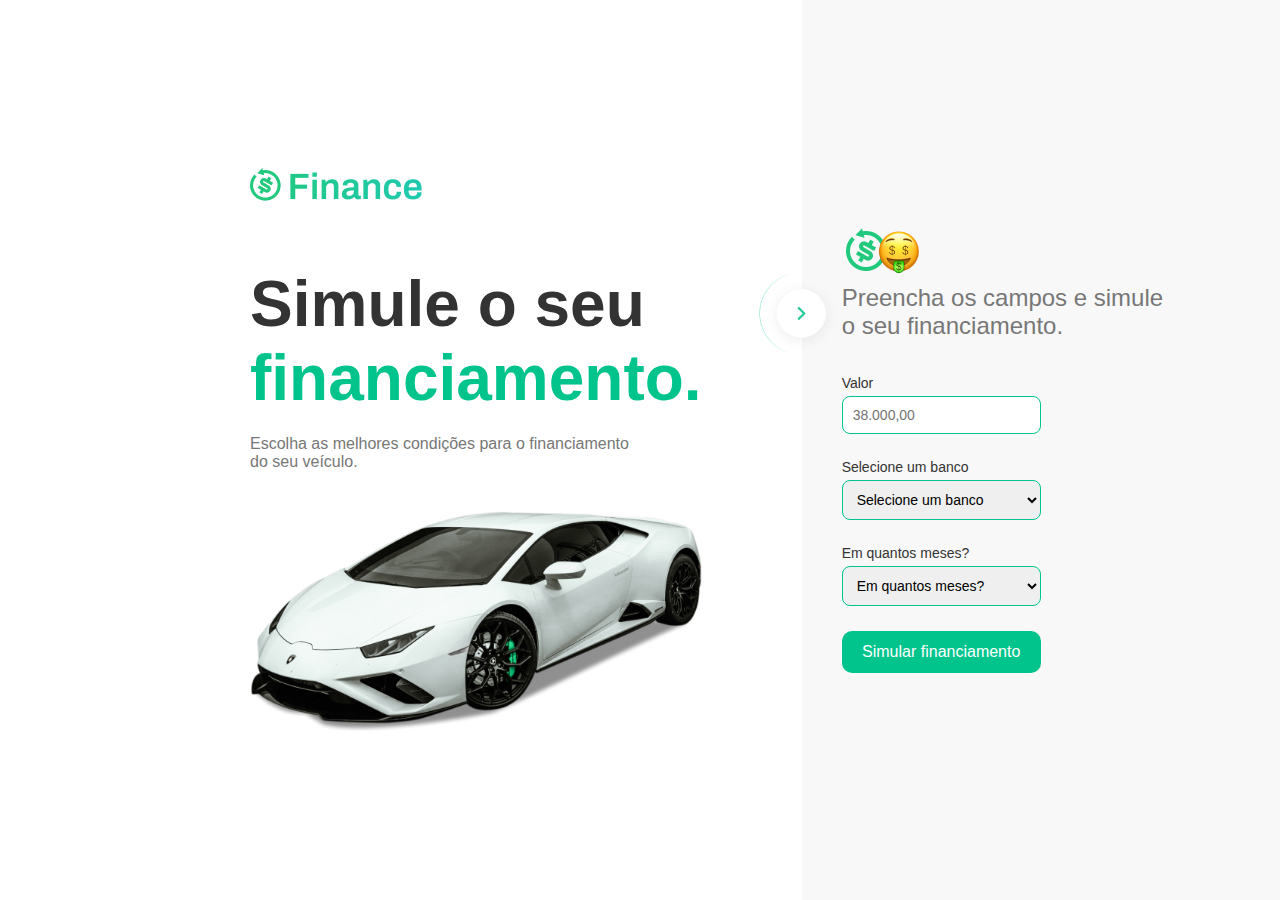
<file: index.html>
<!DOCTYPE html>
<html lang="pt-BR">
<head>
    <meta charset="UTF-8" />
    <meta name="viewport" content="width=device-width, initial-scale=1.0" />
    <title>Simulador de Financiamento</title>
    <link rel="stylesheet" href="./style/home.css" />
</head>
<body>
    <div class="container">
        <div class="left">
            <div class="logo"><img src="./assets/logoTitle.png" alt="" /></div>
            <h1>Simule o seu <span class="green">financiamento.</span></h1>
            <p>
                Escolha as melhores condições para o financiamento do seu veículo.
            </p>
            <img src="./assets/car.png" alt="Carro esportivo" class="car-img" />
        </div>

        <div class="divider">
            <button class="arrow-button">
                <img src="./assets/ellipseArrow.png" alt="" />
            </button>
        </div>

        <div class="right">
            <h2><img src="./assets/emojis.png" alt="" /></h2>
            <p class="subtitle">Preencha os campos e simule<br>o seu financiamento.</p>

            <form class="form" id="simulacaoForm">
                <label for="valor">Valor</label>
                <input type="text" id="valor" placeholder="38.000,00" />

                <label for="banco">Selecione um banco</label>
                <select id="banco">
                    <option value="" selected disabled>Selecione um banco</option>
                    <option value="Caixa">Caixa</option>
                    <option value="Santander">Santander</option>
                    <option value="Bradesco">Bradesco</option>
                    <option value="Itaú">Itaú</option>
                    <option value="Nubank">Nubank</option>
                    <option value="Inter">Inter</option>
                </select>

                <label for="parcelas">Em quantos meses?</label>
                <select id="parcelas">
                    <option value="" selected disabled>Em quantos meses?</option>
                    <option value="6">6</option>
                    <option value="12">12</option>
                    <option value="18">18</option>
                    <option value="24">24</option>
                    <option value="36">36</option>
                    <option value="48">48</option>
                    <option value="60">60</option>
                    <option value="72">72</option>
                </select>

                <button type="submit" class="btn">Simular financiamento</button>
            </form>
        </div>
    </div>
    <script src="./script/home.js"></script>
</body>
</html>
</file>
<file: style/home.css>
* {
  margin: 0;
  padding: 0;
  box-sizing: border-box;
  font-family: "Arial", sans-serif;
}

body {
  background: #fff;
  color: #333;
}

.container {
  display: flex;
  height: 100vh;
  width: 100%;
}

.right{
  background-color: #f8f8f8;

}

.left,
.right {
  flex: 1;
  padding: 40px;
}

.left {
  background-color: #fff;
  display: flex;
  flex-direction: column;
  justify-content: center;
  align-items: flex-start;
  padding-left: 250px;
  flex: 0.3;
}

.logo {
    margin-bottom: 60px;
    width: 176.33px;
    height: 40px;
}

.logo span {
  margin-left: 5px;
}

h1 {
  font-size: 64px;
  margin-bottom: 20px;
}

h1 .green {
  color: #00c48c;
}

.left p {
  font-size: 16px;
  color: #777;
  margin-bottom: 40px;
  max-width: 400px;
}

.car-img {
  width: 100%;
  max-width: 500px;
}

.divider {
  display: flex;
  align-items: center;
  justify-content: center;
  width: 60px;
  background-color: #fff;
}

.arrow-button {
  background-color: transparent;
  border: none;
  cursor: pointer;
  margin-top: -270px;
  z-index: 10;
  transform: translate(35%);
}

.arrow-button img {
  width: 84px;
  height: 84px;
}

.right {
  display: flex;
  flex-direction: column;
  justify-content: center;
}

.subtitle {
  font-size: 24px;
  color: #777;
  margin-bottom: 20px;
  
}

.form label {
  display: block;
  margin: 15px 0 5px;
  font-size: 14px;
  color: #333;
}

input,
select {
  width: 50%;
  padding: 10px;
  border: 1px solid #00c48c;
  border-radius: 8px;
  margin-bottom: 10px;
  font-size: 14px;
}

.btn {
  display: inline-block;
  background-color: #00c48c;
  color: white;
  border: none;
  padding: 12px;
  width: 50%;
  border-radius: 10px;
  font-size: 16px;  
  text-align: center;
  text-decoration: none;
  margin-top: 15px;

}

.btn:hover {
  background-color: #00b17a;
}
</file>
